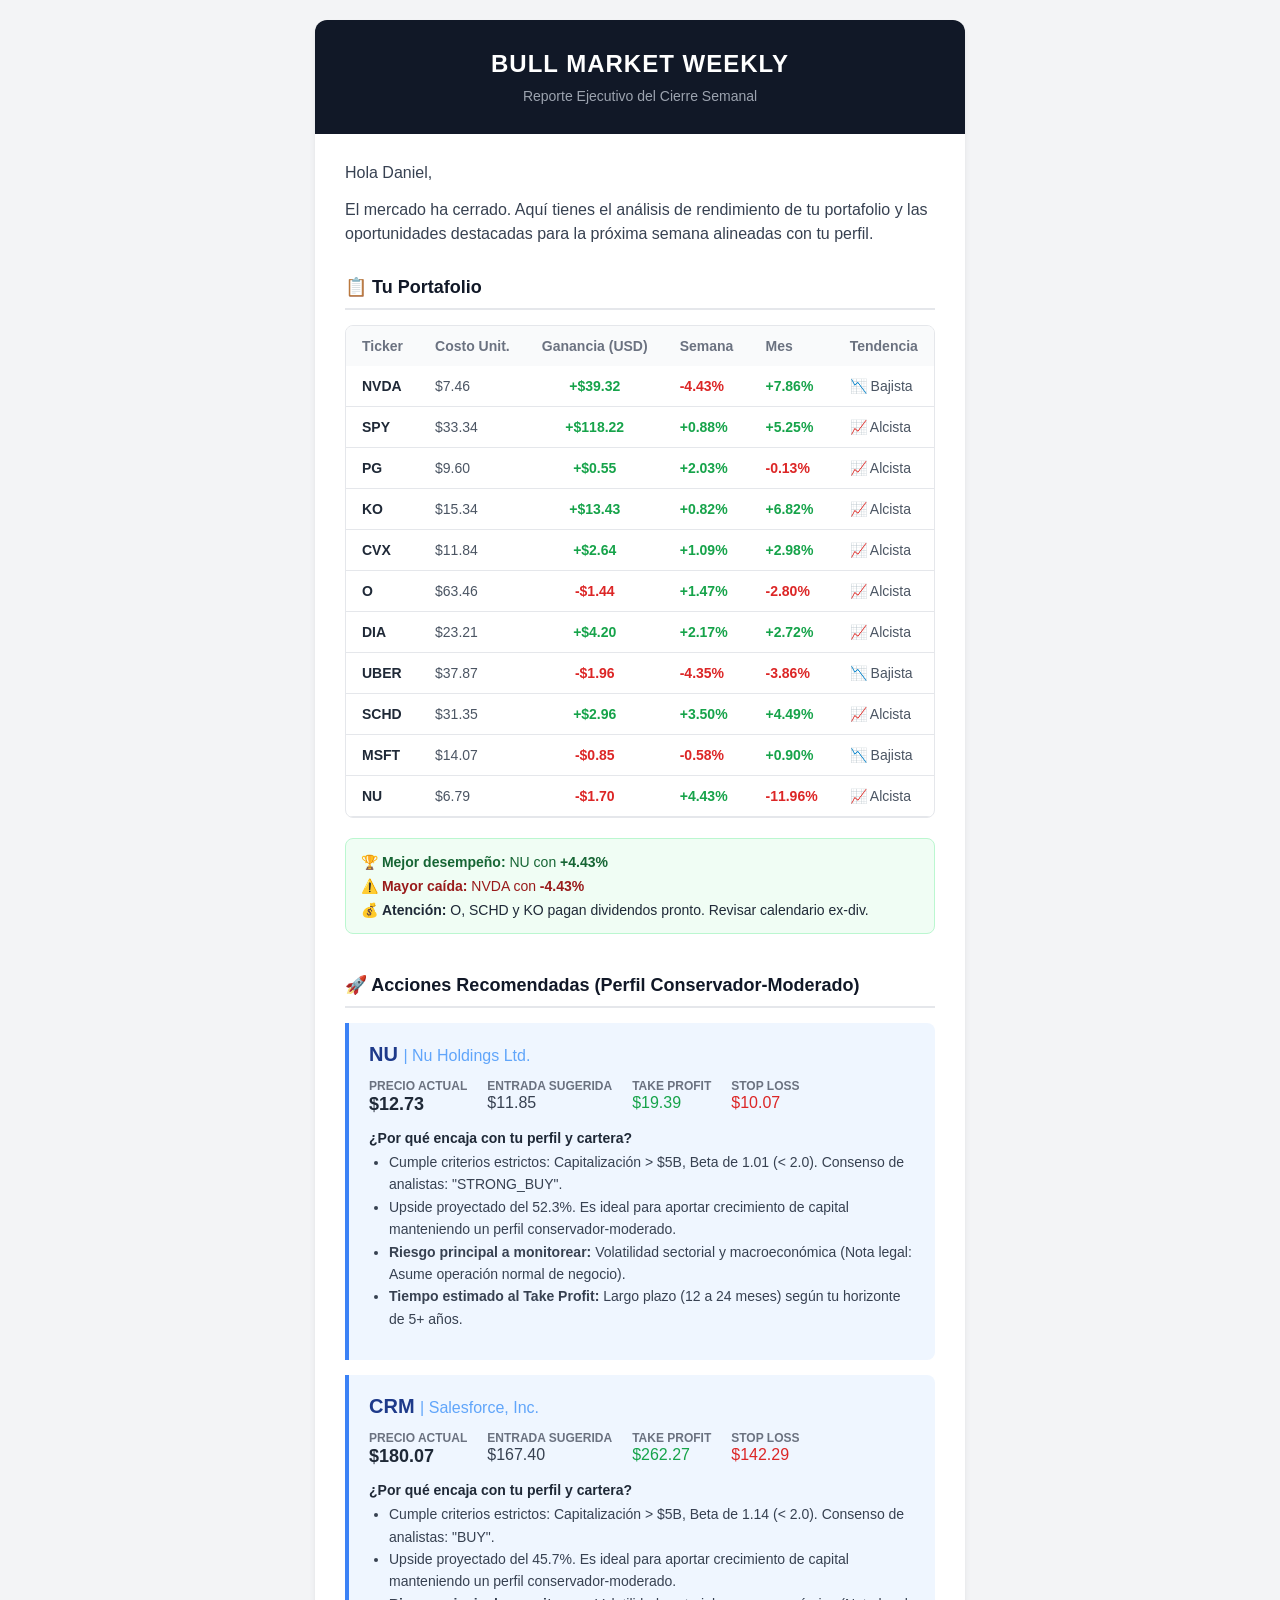
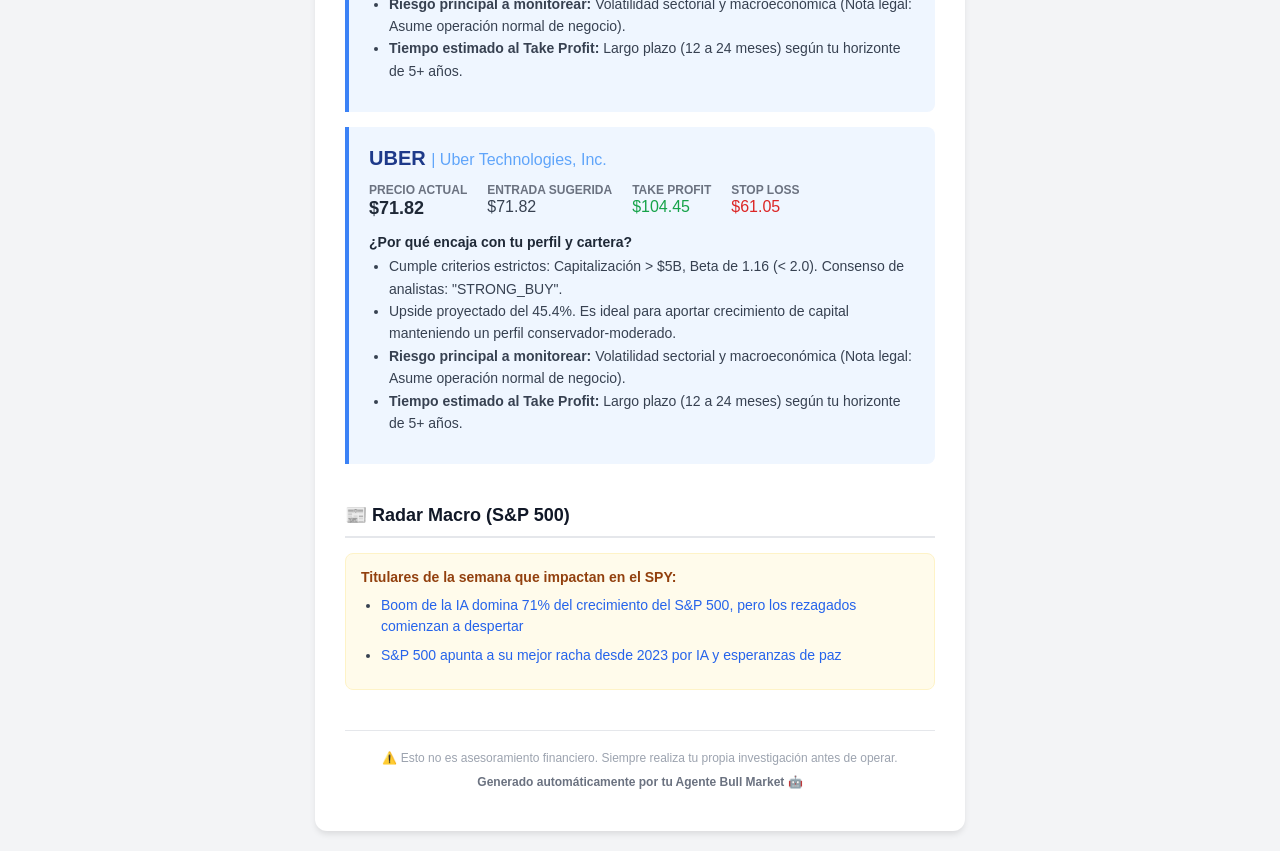
<file: reporte_prueba.html>
<!DOCTYPE html>
    <html>
    <head>
        <meta charset="utf-8">
    </head>
    <body style="font-family: -apple-system, BlinkMacSystemFont, 'Segoe UI', Roboto, Helvetica, Arial, sans-serif; background-color: #f3f4f6; padding: 20px; margin: 0;">
        <div style="max-width: 650px; margin: 0 auto; background-color: #ffffff; border-radius: 12px; overflow: hidden; box-shadow: 0 4px 6px -1px rgba(0, 0, 0, 0.1);">
            
            <!-- Header -->
            <div style="background-color: #111827; padding: 30px 20px; text-align: center;">
                <h1 style="color: #ffffff; margin: 0; font-size: 24px; font-weight: 800; letter-spacing: 1px;">BULL MARKET WEEKLY</h1>
                <p style="color: #9ca3af; margin: 10px 0 0 0; font-size: 14px;">Reporte Ejecutivo del Cierre Semanal</p>
            </div>

            <!-- Content -->
            <div style="padding: 30px;">
                <p style="font-size: 16px; color: #374151; margin-top: 0;">Hola Daniel,</p>
                <p style="font-size: 16px; color: #374151; line-height: 1.5;">El mercado ha cerrado. Aquí tienes el análisis de rendimiento de tu portafolio y las oportunidades destacadas para la próxima semana alineadas con tu perfil.</p>
                
                <!-- Portfolio Section -->
                <h2 style="font-size: 18px; color: #111827; border-bottom: 2px solid #e5e7eb; padding-bottom: 10px; margin-top: 30px;">📋 Tu Portafolio</h2>
                <div style="border-radius: 8px; overflow: hidden; border: 1px solid #e5e7eb; margin-top: 15px;">
                    <table style="width: 100%; border-collapse: collapse; text-align: left; font-size: 14px;">
                        <thead style="background-color: #f9fafb;">
                            <tr>
                                <th style="padding: 12px 16px; color: #6b7280; font-weight: 600;">Ticker</th>
                                <th style="padding: 12px 16px; color: #6b7280; font-weight: 600;">Costo Unit.</th>
                                <th style="padding: 12px 16px; color: #6b7280; font-weight: 600; text-align: center;">Ganancia (USD)</th>
                                <th style="padding: 12px 16px; color: #6b7280; font-weight: 600;">Semana</th>
                                <th style="padding: 12px 16px; color: #6b7280; font-weight: 600;">Mes</th>
                                <th style="padding: 12px 16px; color: #6b7280; font-weight: 600;">Tendencia</th>
                            </tr>
                        </thead>
                        <tbody>
                            
        <tr style="border-bottom: 1px solid #e5e7eb;">
            <td style="padding: 12px 16px; font-weight: bold; color: #1f2937;">NVDA</td>
            <td style="padding: 12px 16px; color: #4b5563;">$7.46</td>
            <td style="padding: 12px 16px; text-align: center;"><span style="color: #16a34a; font-weight: bold;">+$39.32</span></td>
            <td style="padding: 12px 16px; font-weight: bold; color: #dc2626;">-4.43%</td>
            <td style="padding: 12px 16px; font-weight: bold; color: #16a34a;">+7.86%</td>
            <td style="padding: 12px 16px; color: #4b5563;">📉 Bajista</td>
        </tr>
        
        <tr style="border-bottom: 1px solid #e5e7eb;">
            <td style="padding: 12px 16px; font-weight: bold; color: #1f2937;">SPY</td>
            <td style="padding: 12px 16px; color: #4b5563;">$33.34</td>
            <td style="padding: 12px 16px; text-align: center;"><span style="color: #16a34a; font-weight: bold;">+$118.22</span></td>
            <td style="padding: 12px 16px; font-weight: bold; color: #16a34a;">+0.88%</td>
            <td style="padding: 12px 16px; font-weight: bold; color: #16a34a;">+5.25%</td>
            <td style="padding: 12px 16px; color: #4b5563;">📈 Alcista</td>
        </tr>
        
        <tr style="border-bottom: 1px solid #e5e7eb;">
            <td style="padding: 12px 16px; font-weight: bold; color: #1f2937;">PG</td>
            <td style="padding: 12px 16px; color: #4b5563;">$9.60</td>
            <td style="padding: 12px 16px; text-align: center;"><span style="color: #16a34a; font-weight: bold;">+$0.55</span></td>
            <td style="padding: 12px 16px; font-weight: bold; color: #16a34a;">+2.03%</td>
            <td style="padding: 12px 16px; font-weight: bold; color: #dc2626;">-0.13%</td>
            <td style="padding: 12px 16px; color: #4b5563;">📈 Alcista</td>
        </tr>
        
        <tr style="border-bottom: 1px solid #e5e7eb;">
            <td style="padding: 12px 16px; font-weight: bold; color: #1f2937;">KO</td>
            <td style="padding: 12px 16px; color: #4b5563;">$15.34</td>
            <td style="padding: 12px 16px; text-align: center;"><span style="color: #16a34a; font-weight: bold;">+$13.43</span></td>
            <td style="padding: 12px 16px; font-weight: bold; color: #16a34a;">+0.82%</td>
            <td style="padding: 12px 16px; font-weight: bold; color: #16a34a;">+6.82%</td>
            <td style="padding: 12px 16px; color: #4b5563;">📈 Alcista</td>
        </tr>
        
        <tr style="border-bottom: 1px solid #e5e7eb;">
            <td style="padding: 12px 16px; font-weight: bold; color: #1f2937;">CVX</td>
            <td style="padding: 12px 16px; color: #4b5563;">$11.84</td>
            <td style="padding: 12px 16px; text-align: center;"><span style="color: #16a34a; font-weight: bold;">+$2.64</span></td>
            <td style="padding: 12px 16px; font-weight: bold; color: #16a34a;">+1.09%</td>
            <td style="padding: 12px 16px; font-weight: bold; color: #16a34a;">+2.98%</td>
            <td style="padding: 12px 16px; color: #4b5563;">📈 Alcista</td>
        </tr>
        
        <tr style="border-bottom: 1px solid #e5e7eb;">
            <td style="padding: 12px 16px; font-weight: bold; color: #1f2937;">O</td>
            <td style="padding: 12px 16px; color: #4b5563;">$63.46</td>
            <td style="padding: 12px 16px; text-align: center;"><span style="color: #dc2626; font-weight: bold;">-$1.44</span></td>
            <td style="padding: 12px 16px; font-weight: bold; color: #16a34a;">+1.47%</td>
            <td style="padding: 12px 16px; font-weight: bold; color: #dc2626;">-2.80%</td>
            <td style="padding: 12px 16px; color: #4b5563;">📈 Alcista</td>
        </tr>
        
        <tr style="border-bottom: 1px solid #e5e7eb;">
            <td style="padding: 12px 16px; font-weight: bold; color: #1f2937;">DIA</td>
            <td style="padding: 12px 16px; color: #4b5563;">$23.21</td>
            <td style="padding: 12px 16px; text-align: center;"><span style="color: #16a34a; font-weight: bold;">+$4.20</span></td>
            <td style="padding: 12px 16px; font-weight: bold; color: #16a34a;">+2.17%</td>
            <td style="padding: 12px 16px; font-weight: bold; color: #16a34a;">+2.72%</td>
            <td style="padding: 12px 16px; color: #4b5563;">📈 Alcista</td>
        </tr>
        
        <tr style="border-bottom: 1px solid #e5e7eb;">
            <td style="padding: 12px 16px; font-weight: bold; color: #1f2937;">UBER</td>
            <td style="padding: 12px 16px; color: #4b5563;">$37.87</td>
            <td style="padding: 12px 16px; text-align: center;"><span style="color: #dc2626; font-weight: bold;">-$1.96</span></td>
            <td style="padding: 12px 16px; font-weight: bold; color: #dc2626;">-4.35%</td>
            <td style="padding: 12px 16px; font-weight: bold; color: #dc2626;">-3.86%</td>
            <td style="padding: 12px 16px; color: #4b5563;">📉 Bajista</td>
        </tr>
        
        <tr style="border-bottom: 1px solid #e5e7eb;">
            <td style="padding: 12px 16px; font-weight: bold; color: #1f2937;">SCHD</td>
            <td style="padding: 12px 16px; color: #4b5563;">$31.35</td>
            <td style="padding: 12px 16px; text-align: center;"><span style="color: #16a34a; font-weight: bold;">+$2.96</span></td>
            <td style="padding: 12px 16px; font-weight: bold; color: #16a34a;">+3.50%</td>
            <td style="padding: 12px 16px; font-weight: bold; color: #16a34a;">+4.49%</td>
            <td style="padding: 12px 16px; color: #4b5563;">📈 Alcista</td>
        </tr>
        
        <tr style="border-bottom: 1px solid #e5e7eb;">
            <td style="padding: 12px 16px; font-weight: bold; color: #1f2937;">MSFT</td>
            <td style="padding: 12px 16px; color: #4b5563;">$14.07</td>
            <td style="padding: 12px 16px; text-align: center;"><span style="color: #dc2626; font-weight: bold;">-$0.85</span></td>
            <td style="padding: 12px 16px; font-weight: bold; color: #dc2626;">-0.58%</td>
            <td style="padding: 12px 16px; font-weight: bold; color: #16a34a;">+0.90%</td>
            <td style="padding: 12px 16px; color: #4b5563;">📉 Bajista</td>
        </tr>
        
        <tr style="border-bottom: 1px solid #e5e7eb;">
            <td style="padding: 12px 16px; font-weight: bold; color: #1f2937;">NU</td>
            <td style="padding: 12px 16px; color: #4b5563;">$6.79</td>
            <td style="padding: 12px 16px; text-align: center;"><span style="color: #dc2626; font-weight: bold;">-$1.70</span></td>
            <td style="padding: 12px 16px; font-weight: bold; color: #16a34a;">+4.43%</td>
            <td style="padding: 12px 16px; font-weight: bold; color: #dc2626;">-11.96%</td>
            <td style="padding: 12px 16px; color: #4b5563;">📈 Alcista</td>
        </tr>
        
                        </tbody>
                    </table>
                </div>

                <div style="background-color: #f0fdf4; border: 1px solid #bbf7d0; border-radius: 8px; padding: 15px; margin-top: 20px;">
                    <p style="margin: 0 0 8px 0; font-size: 14px; color: #166534;">🏆 <strong>Mejor desempeño:</strong> NU con <strong>+4.43%</strong></p>
                    <p style="margin: 0 0 8px 0; font-size: 14px; color: #991b1b;">⚠️ <strong>Mayor caída:</strong> NVDA con <strong>-4.43%</strong></p>
                    <p style="margin: 0; font-size: 14px; color: #1f2937;">💰 <strong>Atención:</strong> O, SCHD y KO pagan dividendos pronto. Revisar calendario ex-div.</p>
                </div>

                <!-- Opportunity Section -->
                <h2 style="font-size: 18px; color: #111827; border-bottom: 2px solid #e5e7eb; padding-bottom: 10px; margin-top: 40px;">🚀 Acciones Recomendadas (Perfil Conservador-Moderado)</h2>
                
                
                <div style="background-color: #eff6ff; border-left: 4px solid #3b82f6; padding: 20px; border-radius: 0 8px 8px 0; margin-top: 15px;">
                    <h3 style="margin: 0 0 10px 0; color: #1e3a8a; font-size: 20px;">NU <span style="font-weight: normal; font-size: 16px; color: #60a5fa;">| Nu Holdings Ltd.</span></h3>
                    
                    <div style="display: flex; margin-bottom: 15px; gap: 20px; flex-wrap: wrap;">
                        <div>
                            <span style="font-size: 12px; color: #6b7280; text-transform: uppercase; font-weight: bold;">Precio Actual</span><br>
                            <span style="font-size: 18px; font-weight: bold; color: #1f2937;">$12.73</span>
                        </div>
                        <div>
                            <span style="font-size: 12px; color: #6b7280; text-transform: uppercase; font-weight: bold;">Entrada Sugerida</span><br>
                            <span style="font-size: 16px; color: #374151;">$11.85</span>
                        </div>
                        <div>
                            <span style="font-size: 12px; color: #6b7280; text-transform: uppercase; font-weight: bold;">Take Profit</span><br>
                            <span style="font-size: 16px; color: #16a34a;">$19.39</span>
                        </div>
                        <div>
                            <span style="font-size: 12px; color: #6b7280; text-transform: uppercase; font-weight: bold;">Stop Loss</span><br>
                            <span style="font-size: 16px; color: #dc2626;">$10.07</span>
                        </div>
                    </div>

                    <p style="margin: 0 0 5px 0; font-size: 14px; color: #1f2937;"><strong>¿Por qué encaja con tu perfil y cartera?</strong></p>
                    <ul style="margin: 0 0 10px 0; padding-left: 20px; font-size: 14px; color: #374151; line-height: 1.6;">
                        <li>Cumple criterios estrictos: Capitalización > $5B, Beta de 1.01 (< 2.0). Consenso de analistas: "STRONG_BUY".</li>
                        <li>Upside proyectado del 52.3%. Es ideal para aportar crecimiento de capital manteniendo un perfil conservador-moderado.</li>
                        <li><strong>Riesgo principal a monitorear:</strong> Volatilidad sectorial y macroeconómica (Nota legal: Asume operación normal de negocio).</li>
                        <li><strong>Tiempo estimado al Take Profit:</strong> Largo plazo (12 a 24 meses) según tu horizonte de 5+ años.</li>
                    </ul>
                </div>
            
                <div style="background-color: #eff6ff; border-left: 4px solid #3b82f6; padding: 20px; border-radius: 0 8px 8px 0; margin-top: 15px;">
                    <h3 style="margin: 0 0 10px 0; color: #1e3a8a; font-size: 20px;">CRM <span style="font-weight: normal; font-size: 16px; color: #60a5fa;">| Salesforce, Inc.</span></h3>
                    
                    <div style="display: flex; margin-bottom: 15px; gap: 20px; flex-wrap: wrap;">
                        <div>
                            <span style="font-size: 12px; color: #6b7280; text-transform: uppercase; font-weight: bold;">Precio Actual</span><br>
                            <span style="font-size: 18px; font-weight: bold; color: #1f2937;">$180.07</span>
                        </div>
                        <div>
                            <span style="font-size: 12px; color: #6b7280; text-transform: uppercase; font-weight: bold;">Entrada Sugerida</span><br>
                            <span style="font-size: 16px; color: #374151;">$167.40</span>
                        </div>
                        <div>
                            <span style="font-size: 12px; color: #6b7280; text-transform: uppercase; font-weight: bold;">Take Profit</span><br>
                            <span style="font-size: 16px; color: #16a34a;">$262.27</span>
                        </div>
                        <div>
                            <span style="font-size: 12px; color: #6b7280; text-transform: uppercase; font-weight: bold;">Stop Loss</span><br>
                            <span style="font-size: 16px; color: #dc2626;">$142.29</span>
                        </div>
                    </div>

                    <p style="margin: 0 0 5px 0; font-size: 14px; color: #1f2937;"><strong>¿Por qué encaja con tu perfil y cartera?</strong></p>
                    <ul style="margin: 0 0 10px 0; padding-left: 20px; font-size: 14px; color: #374151; line-height: 1.6;">
                        <li>Cumple criterios estrictos: Capitalización > $5B, Beta de 1.14 (< 2.0). Consenso de analistas: "BUY".</li>
                        <li>Upside proyectado del 45.7%. Es ideal para aportar crecimiento de capital manteniendo un perfil conservador-moderado.</li>
                        <li><strong>Riesgo principal a monitorear:</strong> Volatilidad sectorial y macroeconómica (Nota legal: Asume operación normal de negocio).</li>
                        <li><strong>Tiempo estimado al Take Profit:</strong> Largo plazo (12 a 24 meses) según tu horizonte de 5+ años.</li>
                    </ul>
                </div>
            
                <div style="background-color: #eff6ff; border-left: 4px solid #3b82f6; padding: 20px; border-radius: 0 8px 8px 0; margin-top: 15px;">
                    <h3 style="margin: 0 0 10px 0; color: #1e3a8a; font-size: 20px;">UBER <span style="font-weight: normal; font-size: 16px; color: #60a5fa;">| Uber Technologies, Inc.</span></h3>
                    
                    <div style="display: flex; margin-bottom: 15px; gap: 20px; flex-wrap: wrap;">
                        <div>
                            <span style="font-size: 12px; color: #6b7280; text-transform: uppercase; font-weight: bold;">Precio Actual</span><br>
                            <span style="font-size: 18px; font-weight: bold; color: #1f2937;">$71.82</span>
                        </div>
                        <div>
                            <span style="font-size: 12px; color: #6b7280; text-transform: uppercase; font-weight: bold;">Entrada Sugerida</span><br>
                            <span style="font-size: 16px; color: #374151;">$71.82</span>
                        </div>
                        <div>
                            <span style="font-size: 12px; color: #6b7280; text-transform: uppercase; font-weight: bold;">Take Profit</span><br>
                            <span style="font-size: 16px; color: #16a34a;">$104.45</span>
                        </div>
                        <div>
                            <span style="font-size: 12px; color: #6b7280; text-transform: uppercase; font-weight: bold;">Stop Loss</span><br>
                            <span style="font-size: 16px; color: #dc2626;">$61.05</span>
                        </div>
                    </div>

                    <p style="margin: 0 0 5px 0; font-size: 14px; color: #1f2937;"><strong>¿Por qué encaja con tu perfil y cartera?</strong></p>
                    <ul style="margin: 0 0 10px 0; padding-left: 20px; font-size: 14px; color: #374151; line-height: 1.6;">
                        <li>Cumple criterios estrictos: Capitalización > $5B, Beta de 1.16 (< 2.0). Consenso de analistas: "STRONG_BUY".</li>
                        <li>Upside proyectado del 45.4%. Es ideal para aportar crecimiento de capital manteniendo un perfil conservador-moderado.</li>
                        <li><strong>Riesgo principal a monitorear:</strong> Volatilidad sectorial y macroeconómica (Nota legal: Asume operación normal de negocio).</li>
                        <li><strong>Tiempo estimado al Take Profit:</strong> Largo plazo (12 a 24 meses) según tu horizonte de 5+ años.</li>
                    </ul>
                </div>
            

                
        <!-- News Section -->
        <h2 style="font-size: 18px; color: #111827; border-bottom: 2px solid #e5e7eb; padding-bottom: 10px; margin-top: 40px;">📰 Radar Macro (S&P 500)</h2>
        <div style="background-color: #fffbeb; border: 1px solid #fef3c7; border-radius: 8px; padding: 15px; margin-top: 15px;">
            <p style="margin: 0 0 10px 0; font-size: 14px; color: #92400e;"><strong>Titulares de la semana que impactan en el SPY:</strong></p>
            <ul style="margin: 0; padding-left: 20px; font-size: 14px; color: #374151; line-height: 1.5;">
                <li style="margin-bottom: 8px;"><a href="https://news.google.com/rss/articles/[base64]?oc=5" style="color: #2563eb; text-decoration: none; font-weight: 500;">Boom de la IA domina 71% del crecimiento del S&P 500, pero los rezagados comienzan a despertar</a></li><li style="margin-bottom: 8px;"><a href="https://news.google.com/rss/articles/[base64]?oc=5" style="color: #2563eb; text-decoration: none; font-weight: 500;">S&P 500 apunta a su mejor racha desde 2023 por IA y esperanzas de paz</a></li>
            </ul>
        </div>
        

                <!-- Footer -->
                <div style="margin-top: 40px; padding-top: 20px; border-top: 1px solid #e5e7eb; text-align: center;">
                    <p style="font-size: 12px; color: #9ca3af; margin: 0;">
                        ⚠️ Esto no es asesoramiento financiero. Siempre realiza tu propia investigación antes de operar.
                    </p>
                    <p style="font-size: 12px; color: #6b7280; margin-top: 10px; font-weight: bold;">
                        Generado automáticamente por tu Agente Bull Market 🤖
                    </p>
                </div>
            </div>
        </div>
    </body>
    </html>
</file>
